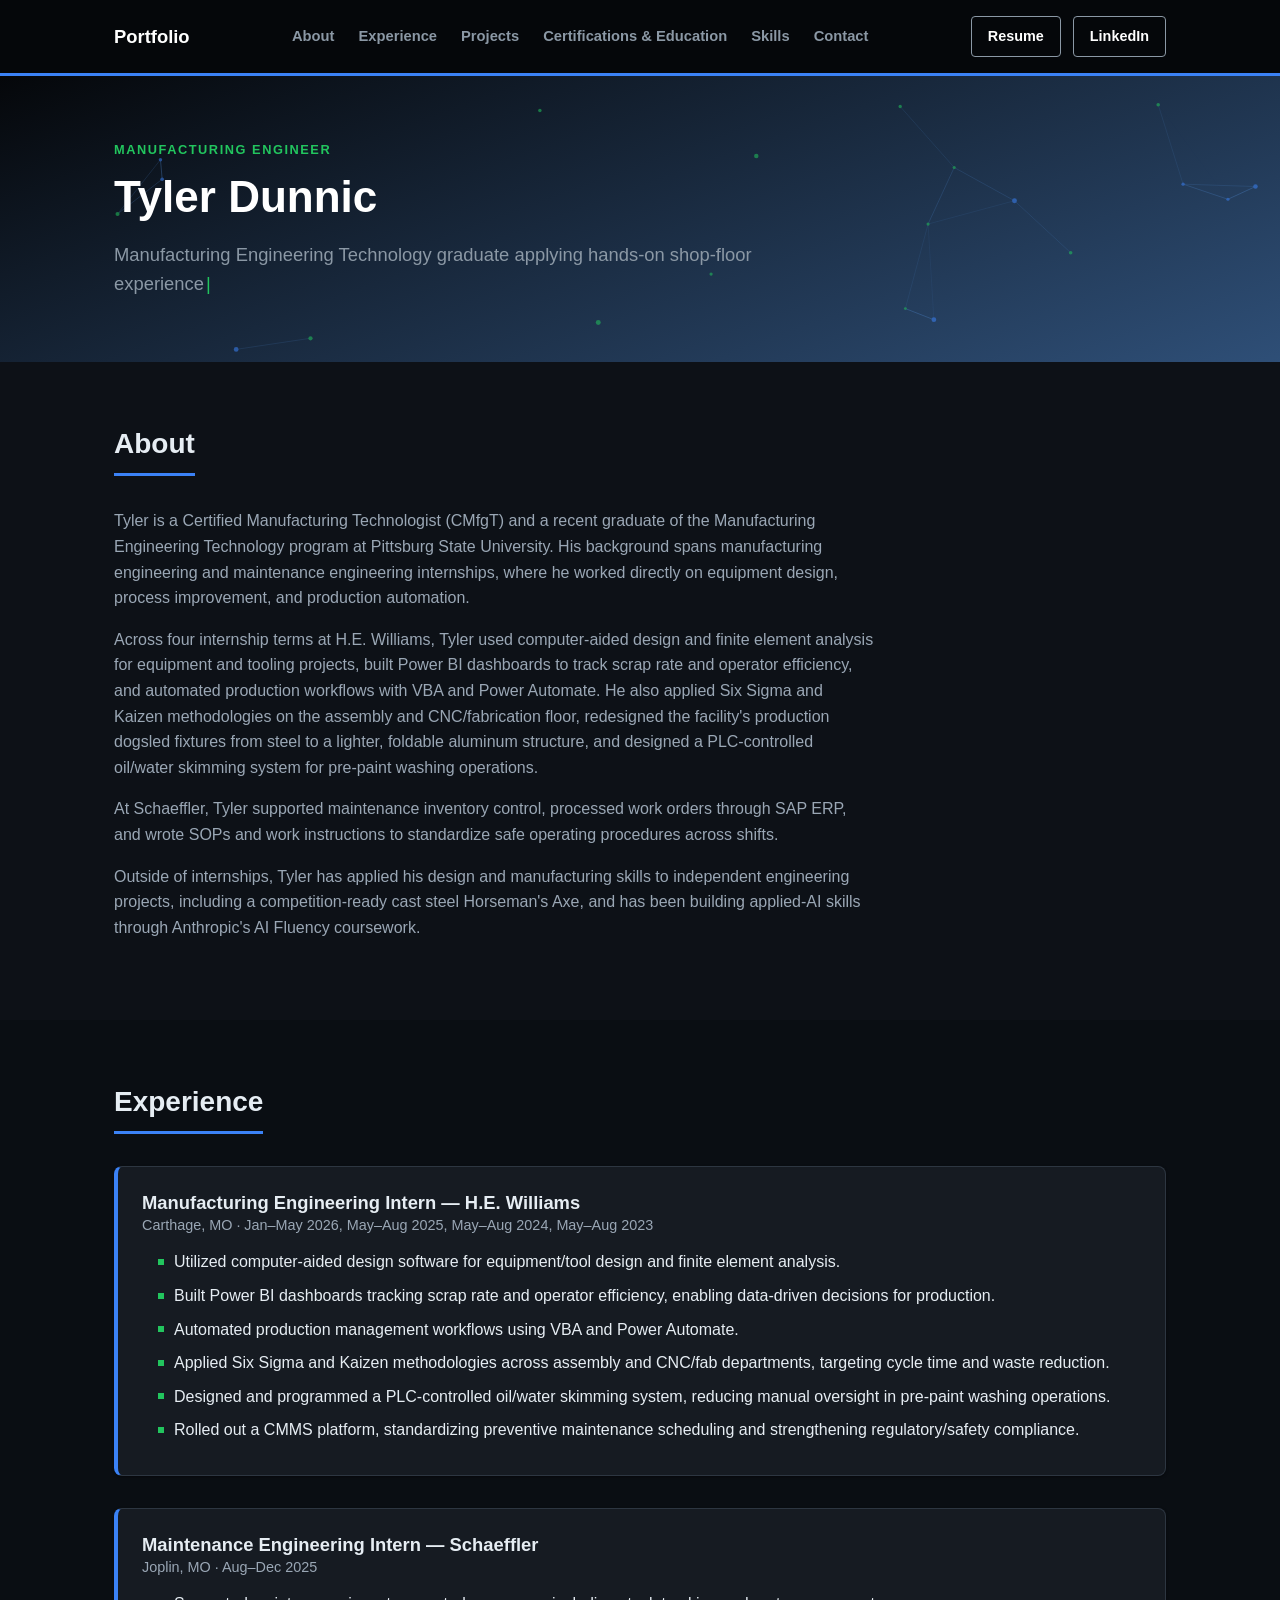
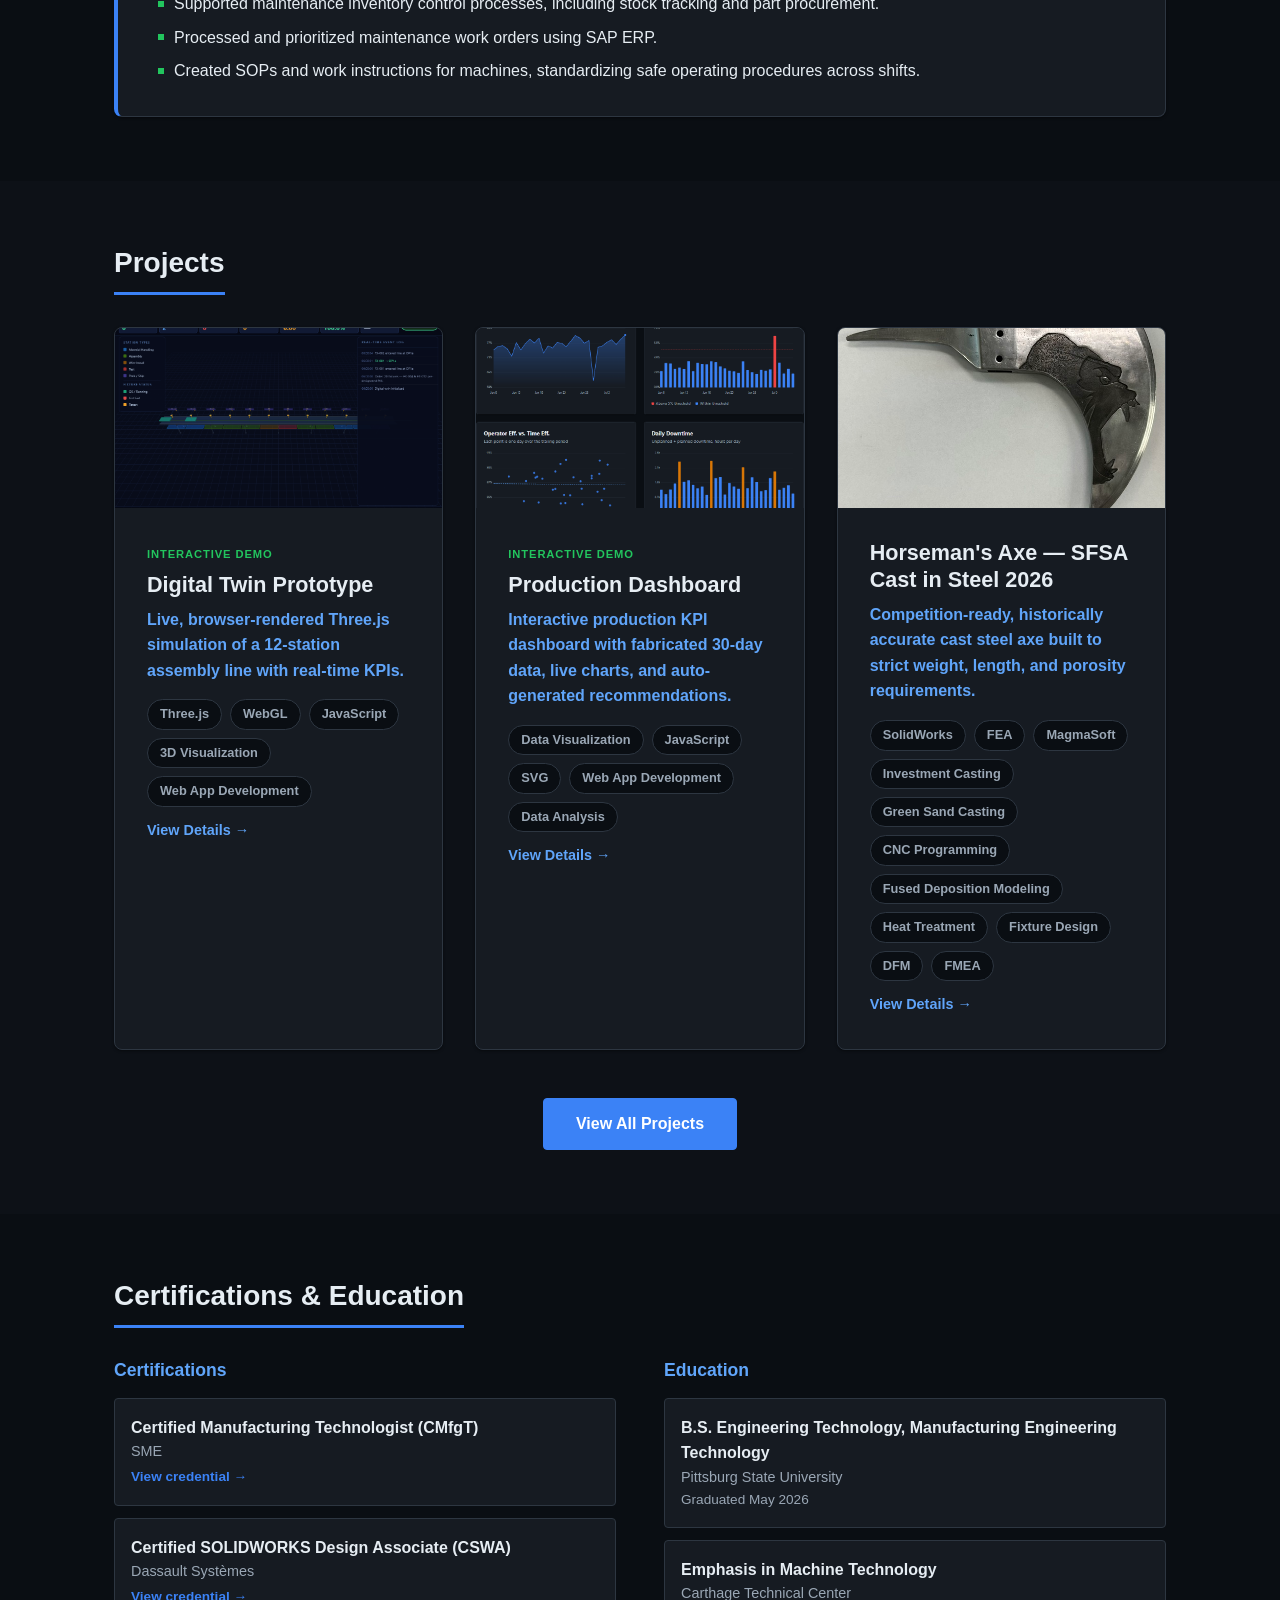
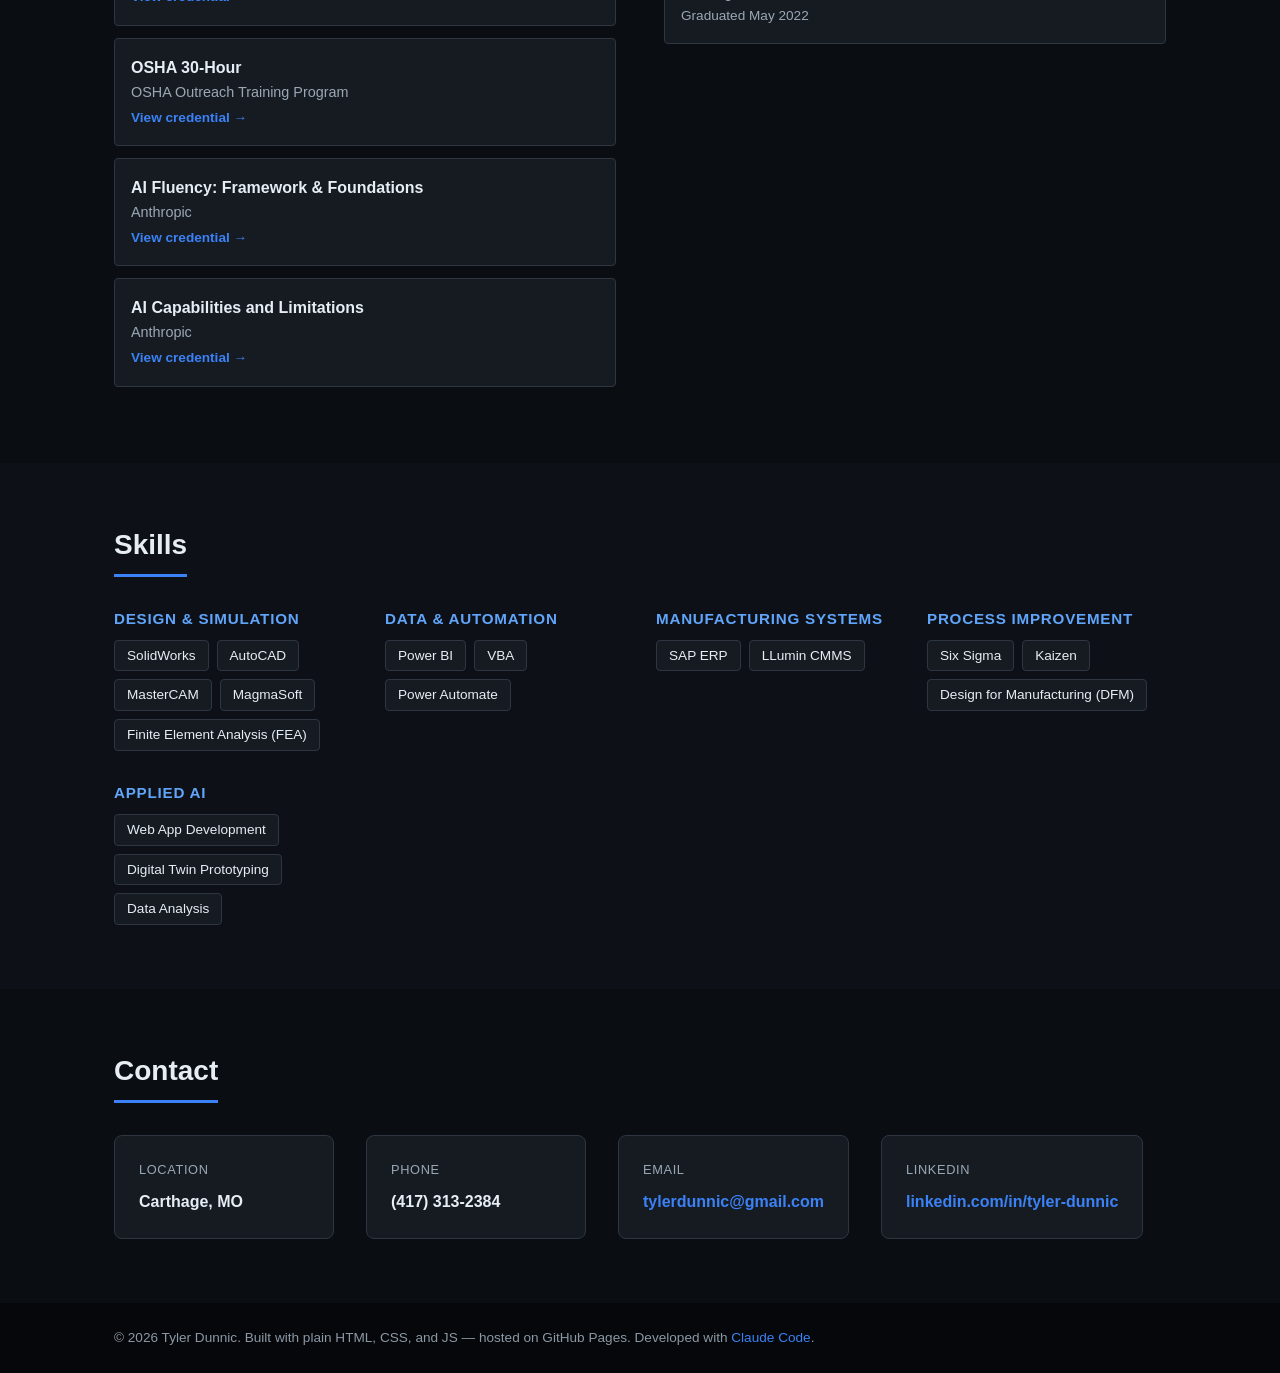
<file: index.html>
<!DOCTYPE html>
<html lang="en">
<head>
<meta charset="UTF-8">
<meta name="viewport" content="width=device-width, initial-scale=1.0">
<title>Tyler Dunnic — Manufacturing Engineering Technologist</title>
<meta name="description" content="Portfolio of Tyler Dunnic, a Manufacturing Engineering Technologist — experience, projects, certifications, and skills.">
<link rel="stylesheet" href="css/styles.css">
</head>
<body>

<header class="site-header">
  <div class="container header-inner">
    <a href="index.html#top" class="site-name">Portfolio</a>
    <nav class="site-nav" aria-label="Primary">
      <a href="index.html#about">About</a>
      <a href="index.html#experience">Experience</a>
      <a href="index.html#projects">Projects</a>
      <a href="index.html#certifications">Certifications &amp; Education</a>
      <a href="index.html#skills">Skills</a>
      <a href="index.html#contact">Contact</a>
    </nav>
    <div class="header-actions">
      <a id="resume-link" class="btn btn-outline" href="assets/resume/Tyler_Dunnic_Resume.pdf" target="_blank" rel="noopener">Resume</a>
      <a id="linkedin-link" class="btn btn-outline" href="#" target="_blank" rel="noopener">LinkedIn</a>
    </div>
  </div>
</header>

<main id="top">

  <section class="hero">
    <canvas id="hero-canvas" class="hero-canvas" aria-hidden="true"></canvas>
    <div class="container">
      <p id="hero-eyebrow" class="eyebrow"></p>
      <h1>Tyler Dunnic</h1>
      <p id="hero-tagline" class="lead"></p>
    </div>
  </section>

  <section id="about" class="section">
    <div class="container">
      <h2 class="section-title">About</h2>
      <div id="about-content" class="about-content"></div>
    </div>
  </section>

  <section id="experience" class="section section-alt">
    <div class="container">
      <h2 class="section-title">Experience</h2>
      <div id="experience-list" class="experience-list"></div>
    </div>
  </section>

  <section id="projects" class="section">
    <div class="container">
      <h2 class="section-title">Projects</h2>
      <div id="projects-preview-list" class="projects-preview-grid"></div>
      <div class="view-all-projects">
        <a href="projects.html" class="btn btn-primary btn-lg">View All Projects</a>
      </div>
    </div>
  </section>

  <section id="certifications" class="section section-alt">
    <div class="container">
      <h2 class="section-title">Certifications &amp; Education</h2>
      <div class="cert-edu-grid">
        <div>
          <h3 class="subsection-title">Certifications</h3>
          <ul id="certifications-list" class="certifications-list"></ul>
        </div>
        <div>
          <h3 class="subsection-title">Education</h3>
          <ul id="education-list" class="education-list"></ul>
        </div>
      </div>
    </div>
  </section>

  <section id="skills" class="section">
    <div class="container">
      <h2 class="section-title">Skills</h2>
      <div id="skills-groups" class="skills-groups"></div>
    </div>
  </section>

  <section id="contact" class="section section-alt">
    <div class="container">
      <h2 class="section-title">Contact</h2>
      <div id="contact-content" class="contact-content"></div>
    </div>
  </section>

</main>

<footer class="site-footer">
  <div class="container">
    <p>&copy; <span id="footer-year"></span> Tyler Dunnic. Built with plain HTML, CSS, and JS — hosted on GitHub Pages. Developed with <a href="https://claude.ai/code" target="_blank" rel="noopener">Claude Code</a>.</p>
  </div>
</footer>

<script src="js/hero-animation.js"></script>
<script src="js/main.js"></script>
</body>
</html>
</file>
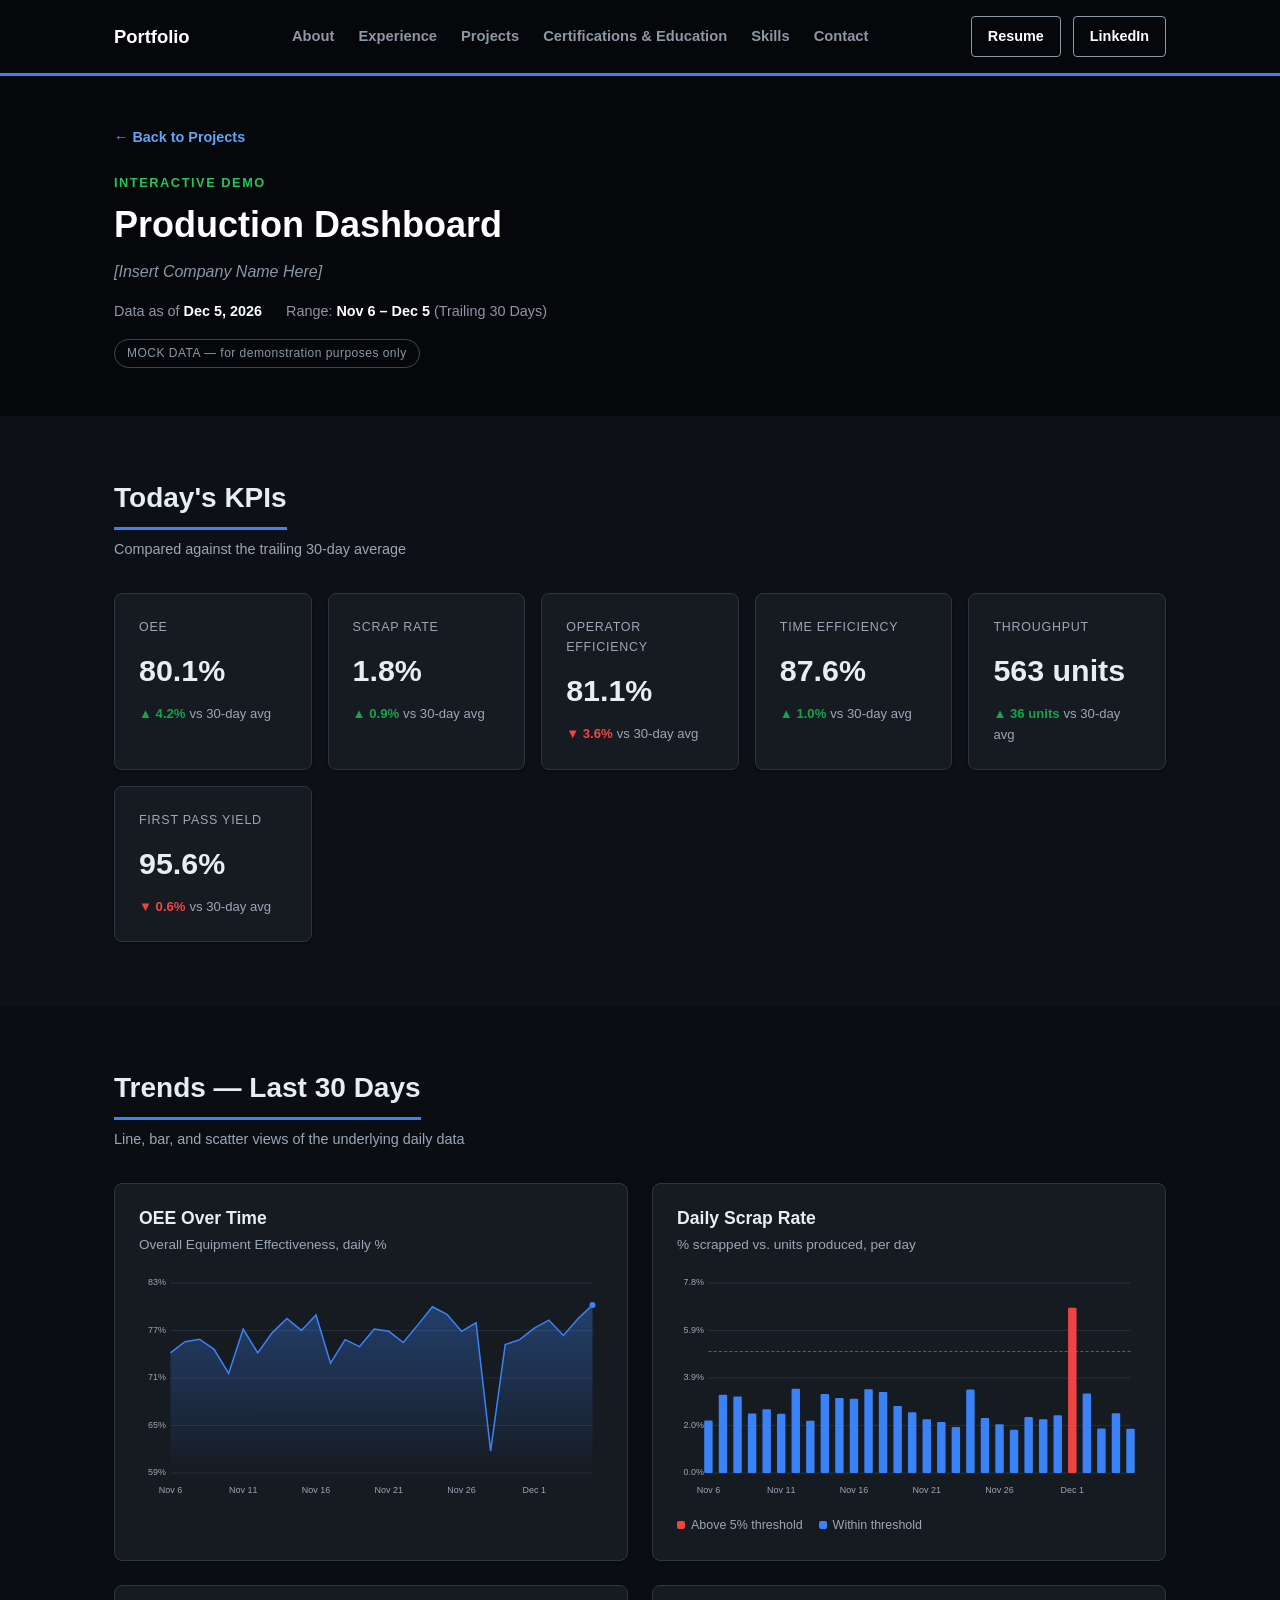
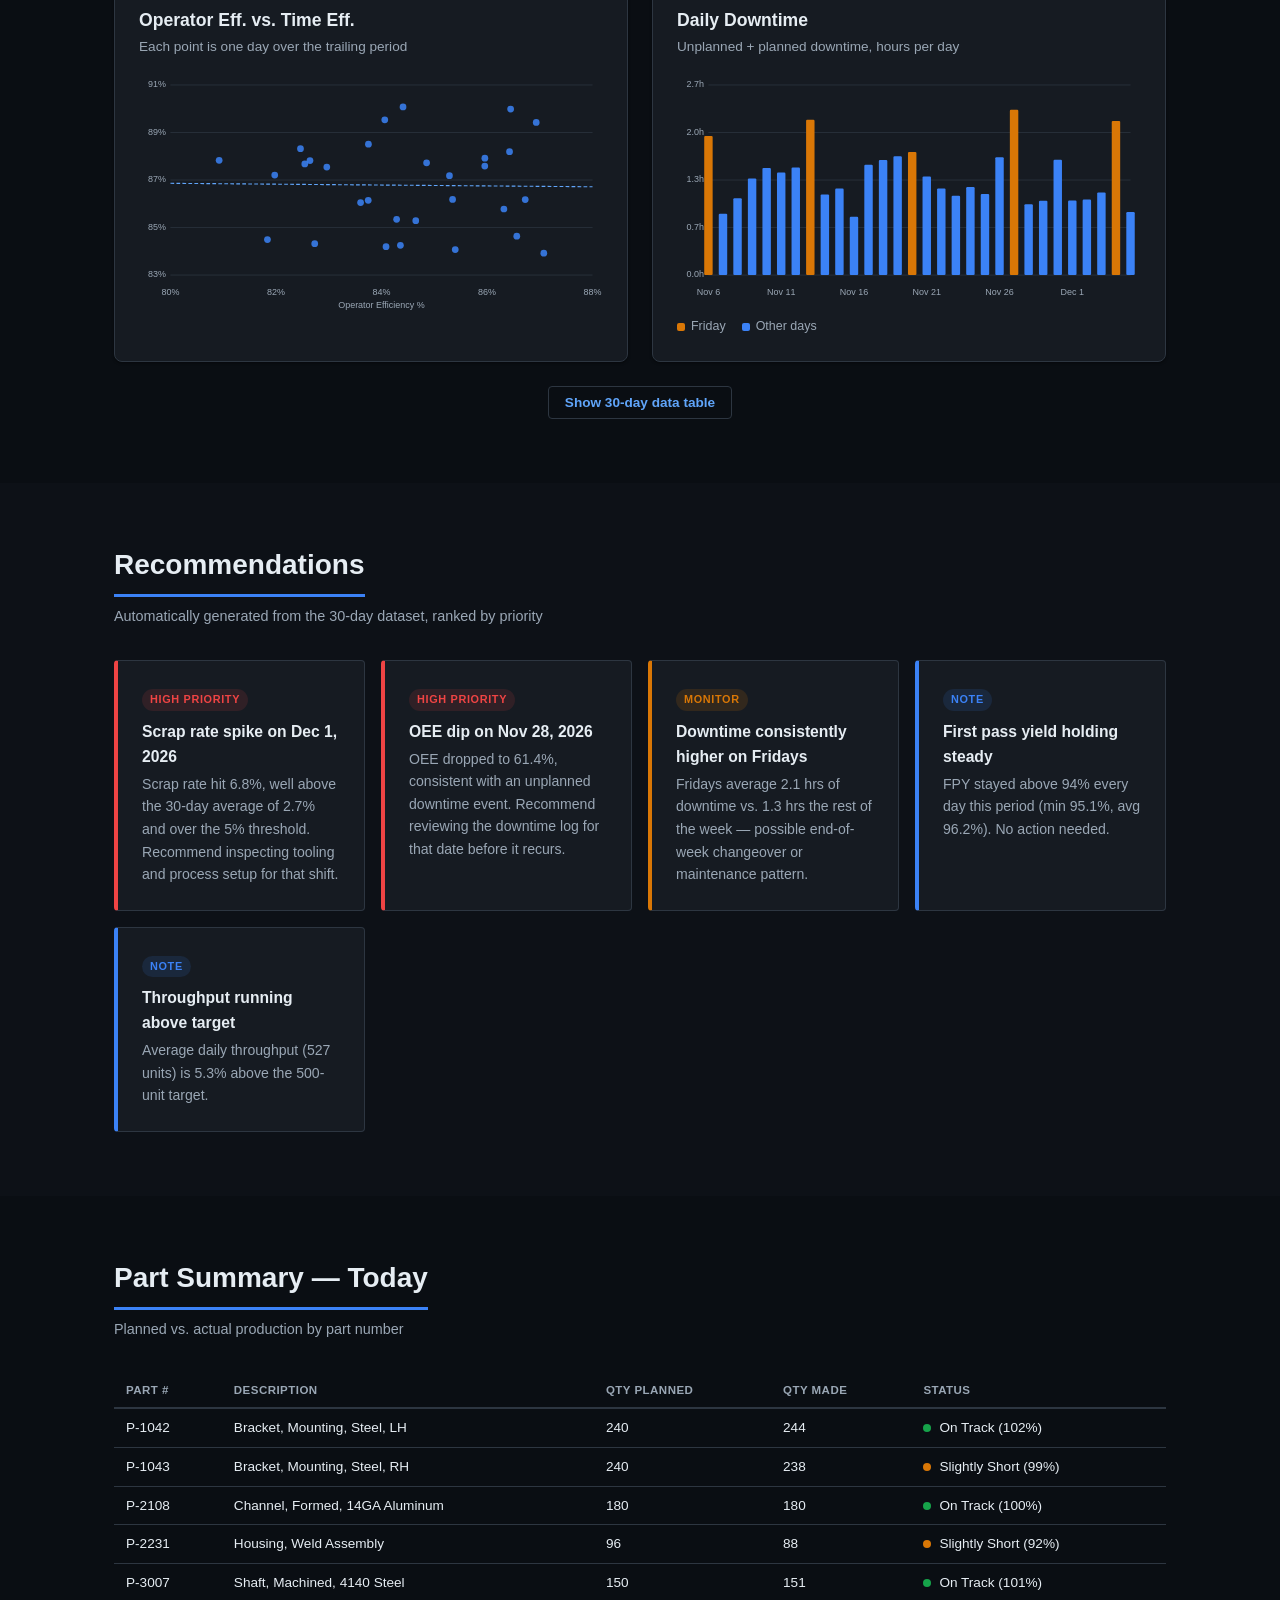
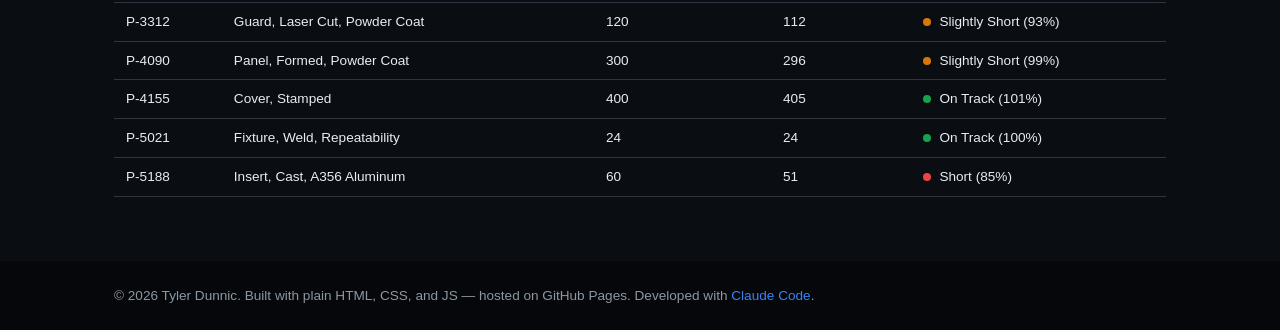
<file: mock-production-dashboard.html>
<!DOCTYPE html>
<html lang="en">
<head>
<meta charset="UTF-8">
<meta name="viewport" content="width=device-width, initial-scale=1.0">
<title>Production Dashboard — Tyler Dunnic</title>
<meta name="description" content="Interactive production KPI dashboard prototype by Tyler Dunnic, built with vanilla JavaScript and SVG.">
<link rel="stylesheet" href="css/styles.css">
<link rel="stylesheet" href="css/dashboard.css">
</head>
<body>

<header class="site-header">
  <div class="container header-inner">
    <a href="index.html#top" class="site-name">Portfolio</a>
    <nav class="site-nav" aria-label="Primary">
      <a href="index.html#about">About</a>
      <a href="index.html#experience">Experience</a>
      <a href="index.html#projects">Projects</a>
      <a href="index.html#certifications">Certifications &amp; Education</a>
      <a href="index.html#skills">Skills</a>
      <a href="index.html#contact">Contact</a>
    </nav>
    <div class="header-actions">
      <a id="resume-link" class="btn btn-outline" href="assets/resume/Tyler_Dunnic_Resume.pdf" target="_blank" rel="noopener">Resume</a>
      <a id="linkedin-link" class="btn btn-outline" href="#" target="_blank" rel="noopener">LinkedIn</a>
    </div>
  </div>
</header>

<main>

  <section class="page-header">
    <div class="container">
      <a href="projects.html#mock-production-dashboard" class="back-link">← Back to Projects</a>
      <p class="eyebrow">Interactive Demo</p>
      <h1>Production Dashboard</h1>
      <p class="company-placeholder">[Insert Company Name Here]</p>
      <div class="meta-row">
        <span>Data as of <strong id="asof-date"></strong></span>
        <span>Range: <strong id="range-dates"></strong> (Trailing 30 Days)</span>
      </div>
      <span class="mock-badge">MOCK DATA — for demonstration purposes only</span>
    </div>
  </section>

  <section class="section">
    <div class="container">
      <h2 class="section-title">Today's KPIs</h2>
      <p class="section-subtitle">Compared against the trailing 30-day average</p>
      <div class="kpi-grid" id="kpi-grid"></div>
    </div>
  </section>

  <section class="section section-alt">
    <div class="container">
      <h2 class="section-title">Trends — Last 30 Days</h2>
      <p class="section-subtitle">Line, bar, and scatter views of the underlying daily data</p>
      <div class="charts-grid">
        <div class="chart-card">
          <h3>OEE Over Time</h3>
          <p class="chart-caption">Overall Equipment Effectiveness, daily %</p>
          <div id="chart-oee" style="position:relative;"></div>
        </div>
        <div class="chart-card">
          <h3>Daily Scrap Rate</h3>
          <p class="chart-caption">% scrapped vs. units produced, per day</p>
          <div id="chart-scrap" style="position:relative;"></div>
          <div class="chart-legend">
            <span><span class="swatch" style="background:var(--status-high)"></span>Above 5% threshold</span>
            <span><span class="swatch" style="background:var(--color-accent)"></span>Within threshold</span>
          </div>
        </div>
        <div class="chart-card">
          <h3>Operator Eff. vs. Time Eff.</h3>
          <p class="chart-caption">Each point is one day over the trailing period</p>
          <div id="chart-scatter" style="position:relative;"></div>
        </div>
        <div class="chart-card">
          <h3>Daily Downtime</h3>
          <p class="chart-caption">Unplanned + planned downtime, hours per day</p>
          <div id="chart-downtime" style="position:relative;"></div>
          <div class="chart-legend">
            <span><span class="swatch" style="background:var(--status-monitor)"></span>Friday</span>
            <span><span class="swatch" style="background:var(--color-accent)"></span>Other days</span>
          </div>
        </div>
      </div>
      <div class="table-toggle-row">
        <button class="btn-link" id="table-toggle-btn">Show 30-day data table</button>
      </div>
      <div class="data-table-wrap" id="data-table-wrap">
        <table>
          <thead>
            <tr>
              <th>Date</th><th>OEE %</th><th>Scrap %</th><th>Operator Eff %</th>
              <th>Time Eff %</th><th>Throughput</th><th>Downtime (hr)</th><th>FPY %</th>
            </tr>
          </thead>
          <tbody id="data-table-body"></tbody>
        </table>
      </div>
    </div>
  </section>

  <section class="section">
    <div class="container">
      <h2 class="section-title">Recommendations</h2>
      <p class="section-subtitle">Automatically generated from the 30-day dataset, ranked by priority</p>
      <div class="pattern-list" id="pattern-list"></div>
    </div>
  </section>

  <section class="section section-alt">
    <div class="container">
      <h2 class="section-title">Part Summary — Today</h2>
      <p class="section-subtitle">Planned vs. actual production by part number</p>
      <div style="overflow-x:auto;">
        <table>
          <thead>
            <tr><th>Part #</th><th>Description</th><th>Qty Planned</th><th>Qty Made</th><th>Status</th></tr>
          </thead>
          <tbody id="part-table-body"></tbody>
        </table>
      </div>
    </div>
  </section>

</main>

<footer class="site-footer">
  <div class="container">
    <p>&copy; <span id="footer-year"></span> Tyler Dunnic. Built with plain HTML, CSS, and JS — hosted on GitHub Pages. Developed with <a href="https://claude.ai/code" target="_blank" rel="noopener">Claude Code</a>.</p>
  </div>
</footer>

<script src="js/main.js"></script>
<script src="js/dashboard.js"></script>
</body>
</html>
</file>
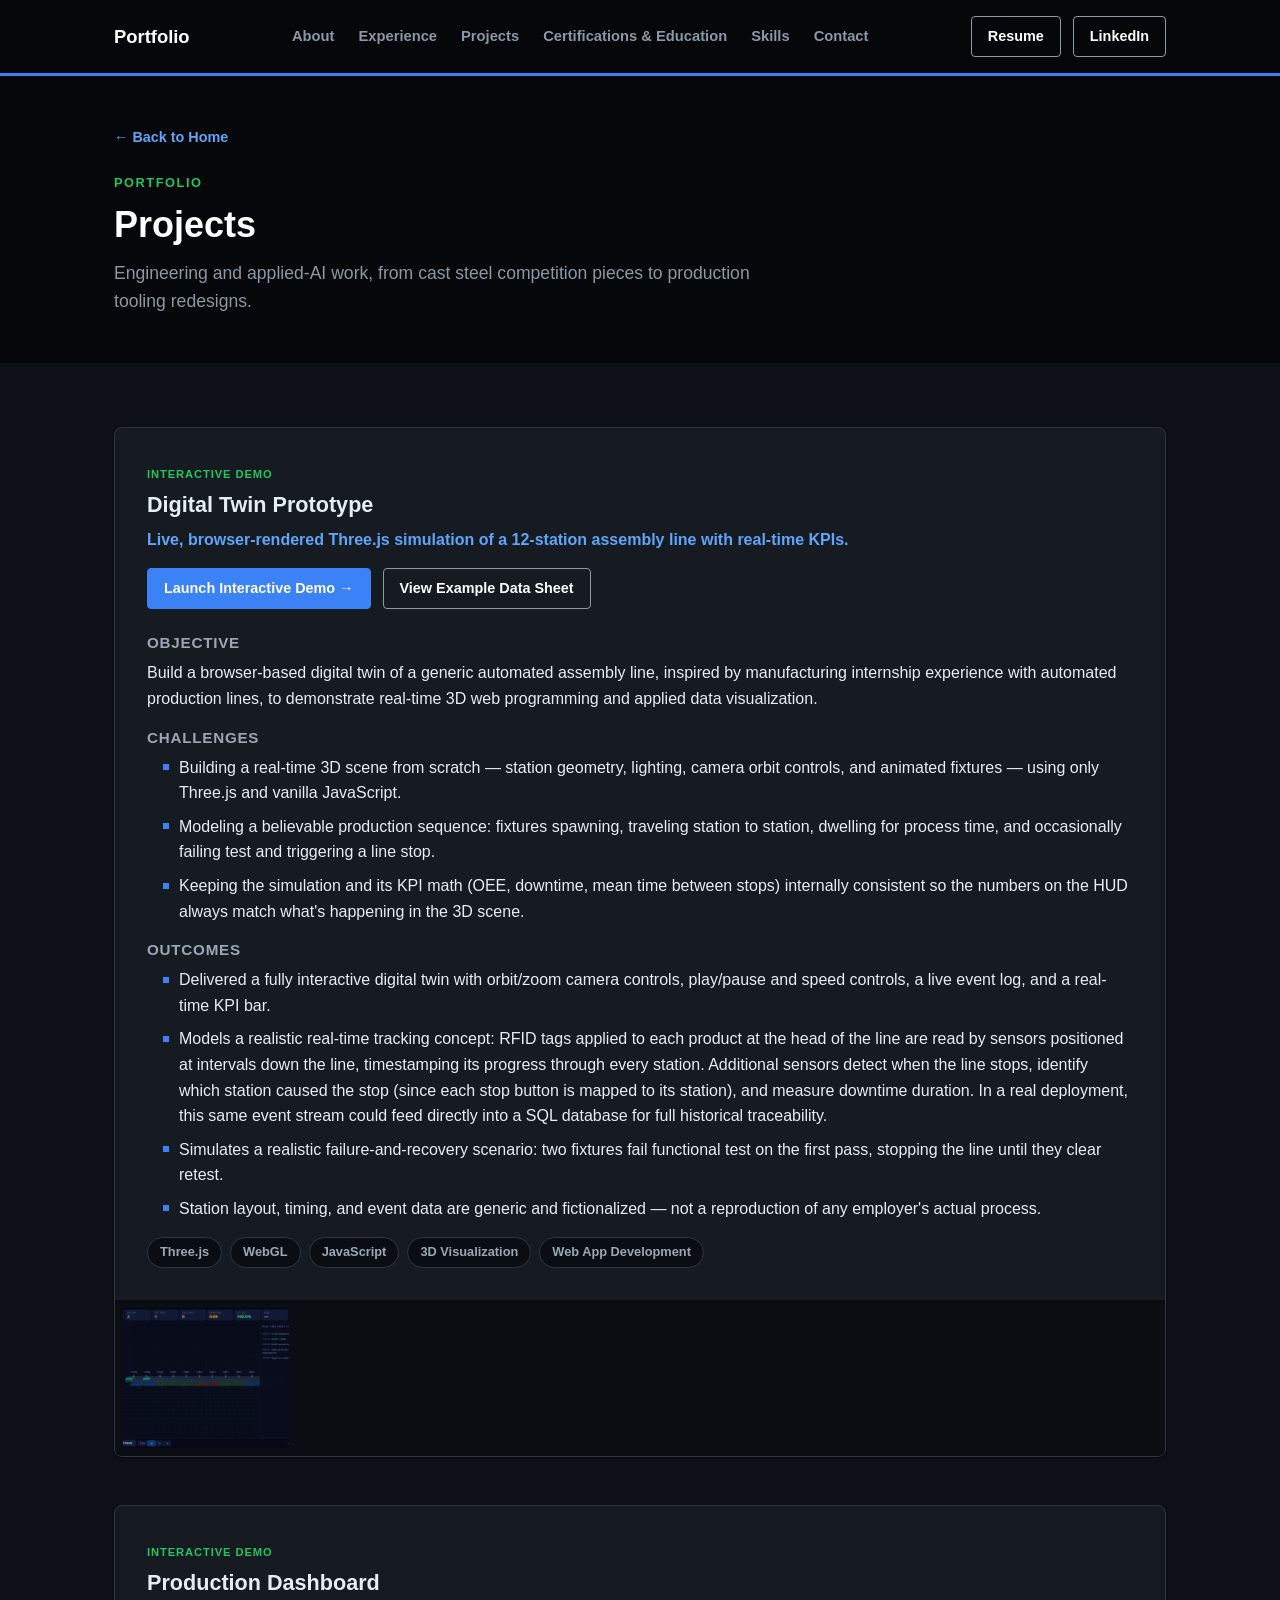
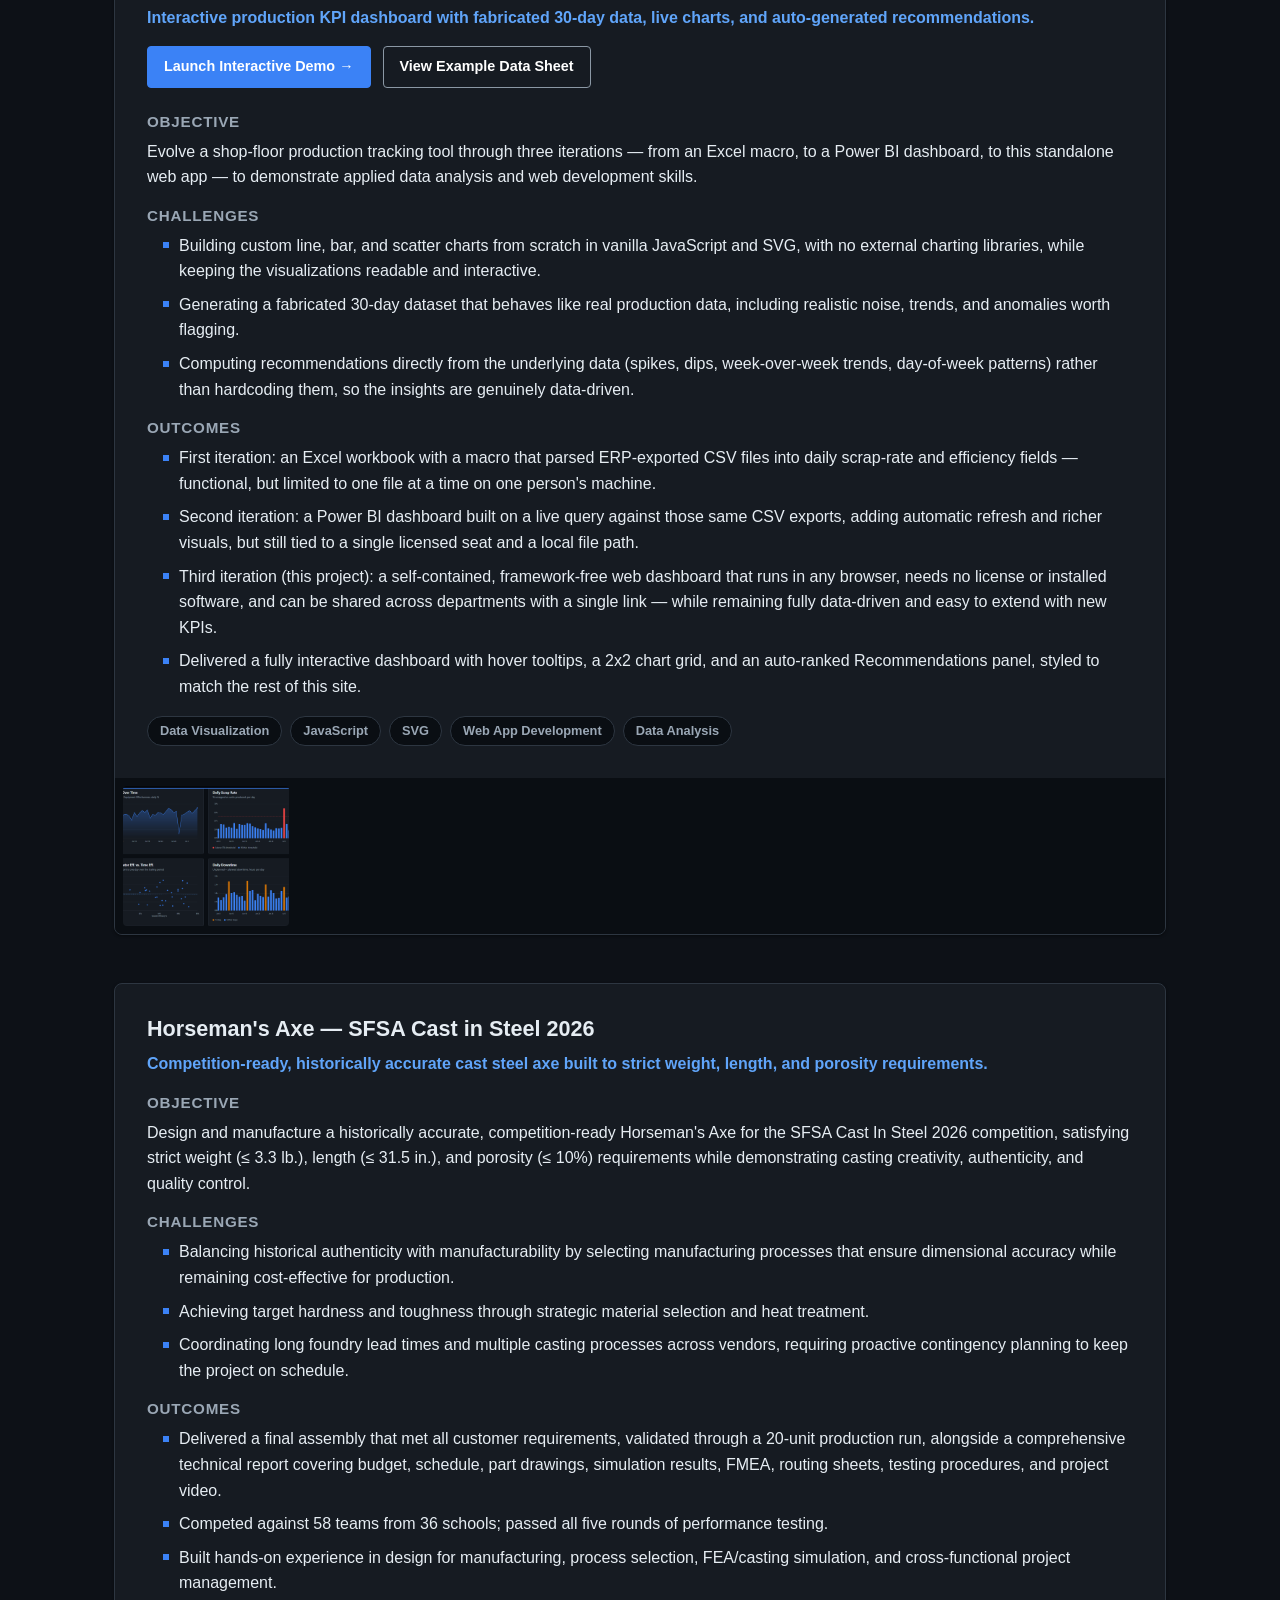
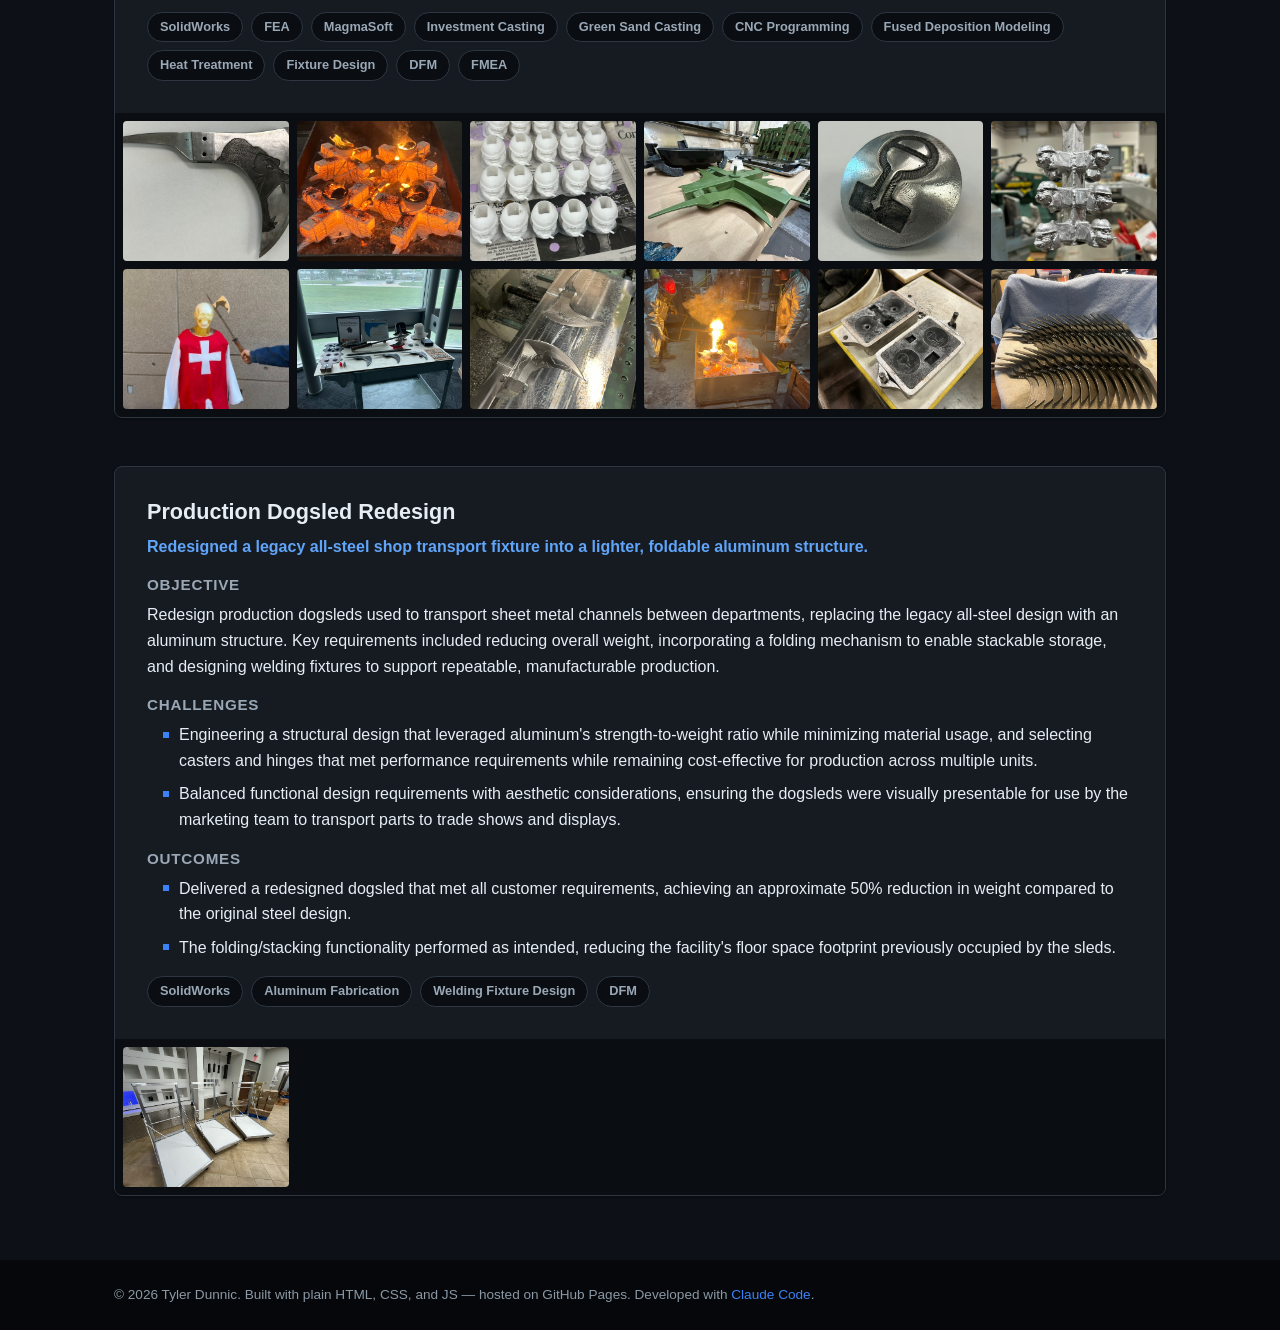
<file: projects.html>
<!DOCTYPE html>
<html lang="en">
<head>
<meta charset="UTF-8">
<meta name="viewport" content="width=device-width, initial-scale=1.0">
<title>Projects — Tyler Dunnic</title>
<meta name="description" content="Engineering and applied-AI projects by Tyler Dunnic, a Manufacturing Engineering Technologist.">
<link rel="stylesheet" href="css/styles.css">
</head>
<body>

<header class="site-header">
  <div class="container header-inner">
    <a href="index.html#top" class="site-name">Portfolio</a>
    <nav class="site-nav" aria-label="Primary">
      <a href="index.html#about">About</a>
      <a href="index.html#experience">Experience</a>
      <a href="index.html#projects">Projects</a>
      <a href="index.html#certifications">Certifications &amp; Education</a>
      <a href="index.html#skills">Skills</a>
      <a href="index.html#contact">Contact</a>
    </nav>
    <div class="header-actions">
      <a id="resume-link" class="btn btn-outline" href="assets/resume/Tyler_Dunnic_Resume.pdf" target="_blank" rel="noopener">Resume</a>
      <a id="linkedin-link" class="btn btn-outline" href="#" target="_blank" rel="noopener">LinkedIn</a>
    </div>
  </div>
</header>

<main>

  <section class="page-header">
    <div class="container">
      <a href="index.html#projects" class="back-link">← Back to Home</a>
      <p class="eyebrow">Portfolio</p>
      <h1>Projects</h1>
      <p class="lead">Engineering and applied-AI work, from cast steel competition pieces to production tooling redesigns.</p>
    </div>
  </section>

  <section id="projects" class="section">
    <div class="container">
      <div id="projects-list" class="projects-list"></div>
    </div>
  </section>

</main>

<footer class="site-footer">
  <div class="container">
    <p>&copy; <span id="footer-year"></span> Tyler Dunnic. Built with plain HTML, CSS, and JS — hosted on GitHub Pages. Developed with <a href="https://claude.ai/code" target="_blank" rel="noopener">Claude Code</a>.</p>
  </div>
</footer>

<script src="js/main.js"></script>
</body>
</html>
</file>
<file: css/styles.css>
/* ============================================================
   Design tokens — edit these to re-theme the entire site
   ============================================================ */
:root {
  /* Colors — dark theme */
  --color-bg: #0d1117;
  --color-surface: #161b22;
  --color-surface-alt: #0a0e13;
  --color-border: #2d3641;
  --color-text: #e6edf3;
  --color-text-muted: #9aa7b5;

  --color-header-bg: #05070a;
  --color-header-text: #ffffff;
  --color-header-text-muted: #8b98a5;

  --color-accent: #3b82f6;       /* blue — primary accent */
  --color-accent-light: #60a5fa; /* lighter blue — text/gradient use on dark surfaces */
  --color-accent-2: #22c55e;     /* green — secondary accent */

  /* Status colors — reserved for state indicators, not decorative use */
  --status-high: #ef4444;
  --status-high-bg: rgba(239, 68, 68, 0.12);
  --status-monitor: #d97706;
  --status-monitor-bg: rgba(217, 119, 6, 0.14);
  --status-note: #3b82f6;
  --status-note-bg: rgba(59, 130, 246, 0.12);
  --status-good: #16a34a;

  /* Typography */
  --font-sans: -apple-system, BlinkMacSystemFont, "Segoe UI", Roboto, Helvetica, Arial, sans-serif;
  --font-mono: "Consolas", "SFMono-Regular", Menlo, monospace;

  /* Spacing scale */
  --space-1: 4px;
  --space-2: 8px;
  --space-3: 12px;
  --space-4: 16px;
  --space-5: 24px;
  --space-6: 32px;
  --space-7: 48px;
  --space-8: 64px;

  /* Layout */
  --max-width: 1100px;
  --radius-sm: 4px;
  --radius-md: 8px;
  --radius-lg: 12px;
  --shadow-sm: 0 1px 3px rgba(0, 0, 0, 0.45);
  --shadow-md: 0 6px 20px rgba(0, 0, 0, 0.55);
}

/* ============================================================
   Base
   ============================================================ */
* { margin: 0; padding: 0; box-sizing: border-box; }

html { scroll-behavior: smooth; }

body {
  font-family: var(--font-sans);
  background: var(--color-bg);
  color: var(--color-text);
  line-height: 1.6;
  font-size: 16px;
}

.container {
  max-width: var(--max-width);
  margin: 0 auto;
  padding: 0 var(--space-5);
}

h1, h2, h3, h4 {
  line-height: 1.25;
  font-weight: 700;
}

a { color: var(--color-accent); text-decoration: none; }
a:hover { text-decoration: underline; }

ul { list-style: none; }

/* ============================================================
   Header / Nav
   ============================================================ */
.site-header {
  background: var(--color-header-bg);
  color: var(--color-header-text);
  position: sticky;
  top: 0;
  z-index: 100;
  border-bottom: 3px solid var(--color-accent);
}

.header-inner {
  display: flex;
  align-items: center;
  justify-content: space-between;
  gap: var(--space-5);
  padding-top: var(--space-4);
  padding-bottom: var(--space-4);
  flex-wrap: wrap;
}

.site-name {
  font-family: var(--font-sans);
  color: var(--color-header-text);
  font-weight: 700;
  font-size: 1.15rem;
}
.site-name:hover { text-decoration: none; color: var(--color-header-text); }

.site-nav {
  display: flex;
  gap: var(--space-5);
  flex-wrap: wrap;
}

.site-nav a {
  position: relative;
  color: var(--color-header-text-muted);
  font-size: 0.92rem;
  font-weight: 600;
}
.site-nav a::after {
  content: "";
  position: absolute;
  left: 0;
  right: 0;
  bottom: -4px;
  height: 2px;
  background: var(--color-accent-2);
  transform: scaleX(0);
  transform-origin: left;
  transition: transform 0.25s ease;
}
.site-nav a:hover { color: var(--color-header-text); text-decoration: none; }
.site-nav a:hover::after { transform: scaleX(1); }

.header-actions { display: flex; gap: var(--space-3); }

.btn {
  display: inline-block;
  padding: var(--space-2) var(--space-4);
  border-radius: var(--radius-sm);
  font-weight: 600;
  font-size: 0.9rem;
  border: 1px solid transparent;
  cursor: pointer;
}

.btn-outline {
  border-color: var(--color-header-text-muted);
  color: var(--color-header-text);
}
.btn-outline:hover {
  border-color: var(--color-header-text);
  background: rgba(244, 245, 247, 0.08);
  text-decoration: none;
}

.btn-primary {
  background: var(--color-accent);
  border-color: var(--color-accent);
  color: #ffffff;
}
.btn-primary:hover {
  background: var(--color-accent-light);
  border-color: var(--color-accent-light);
  text-decoration: none;
}

.btn-lg {
  padding: var(--space-3) var(--space-6);
  font-size: 1rem;
}

/* ============================================================
   Hero
   ============================================================ */
.hero {
  position: relative;
  overflow: hidden;
  background: linear-gradient(160deg, var(--color-header-bg) 0%, var(--color-accent-light) 220%);
  color: var(--color-header-text);
  padding: var(--space-8) 0;
}

.hero-canvas {
  position: absolute;
  inset: 0;
  width: 100%;
  height: 100%;
  opacity: 0.55;
  pointer-events: none;
}

.hero .container {
  position: relative;
  z-index: 1;
}

.eyebrow {
  text-transform: uppercase;
  letter-spacing: 0.12em;
  font-size: 0.8rem;
  font-weight: 700;
  color: var(--color-accent-2);
  margin-bottom: var(--space-2);
  min-height: 1.2em;
}

.hero h1 {
  font-size: 2.75rem;
  margin-bottom: var(--space-4);
}

.hero .lead {
  font-size: 1.15rem;
  color: var(--color-header-text-muted);
  max-width: 640px;
  min-height: 1.8em;
}

.hero .lead.typing::after {
  content: "|";
  margin-left: 2px;
  color: var(--color-accent-2);
  animation: blink 0.8s step-start infinite;
}

@keyframes blink {
  50% { opacity: 0; }
}

@media (prefers-reduced-motion: reduce) {
  .hero .lead.typing::after { animation: none; }
}

/* ============================================================
   Page header (secondary pages, e.g. projects.html)
   ============================================================ */
.page-header {
  background: var(--color-header-bg);
  color: var(--color-header-text);
  padding: var(--space-7) 0;
}

.page-header h1 {
  font-size: 2.25rem;
  margin-bottom: var(--space-3);
}

.page-header .lead {
  font-size: 1.1rem;
  color: var(--color-header-text-muted);
  max-width: 640px;
}

.back-link {
  display: inline-block;
  color: var(--color-accent-light);
  font-size: 0.9rem;
  font-weight: 600;
  margin-bottom: var(--space-5);
}

/* ============================================================
   Sections
   ============================================================ */
.section {
  padding: var(--space-8) 0;
}

.section-alt {
  background: var(--color-surface-alt);
}

.section-title {
  font-size: 1.75rem;
  margin-bottom: var(--space-6);
  padding-bottom: var(--space-3);
  border-bottom: 3px solid var(--color-accent);
  display: inline-block;
}

.section-subtitle {
  color: var(--color-text-muted);
  font-size: 0.9rem;
  margin-top: calc(-1 * var(--space-5));
  margin-bottom: var(--space-6);
}

.subsection-title {
  font-size: 1.1rem;
  margin-bottom: var(--space-4);
  color: var(--color-accent-light);
}

/* About */
.about-content p {
  color: var(--color-text-muted);
  margin-bottom: var(--space-4);
  max-width: 760px;
}

/* Experience */
.experience-list {
  display: flex;
  flex-direction: column;
  gap: var(--space-6);
}

.experience-item {
  background: var(--color-surface);
  border: 1px solid var(--color-border);
  border-left: 4px solid var(--color-accent);
  border-radius: var(--radius-md);
  padding: var(--space-5);
  box-shadow: var(--shadow-sm);
  transition: transform 0.2s ease, box-shadow 0.2s ease, border-color 0.2s ease;
}
.experience-item:hover {
  transform: translateY(-3px);
  box-shadow: var(--shadow-md);
  border-color: var(--color-accent);
}

.experience-item h3 {
  font-size: 1.15rem;
}

.experience-item .exp-meta {
  color: var(--color-text-muted);
  font-size: 0.9rem;
  margin-bottom: var(--space-3);
}

.experience-item ul {
  margin-top: var(--space-2);
  padding-left: var(--space-4);
}
.experience-item li {
  position: relative;
  padding-left: var(--space-4);
  margin-bottom: var(--space-2);
  color: var(--color-text);
}
.experience-item li::before {
  content: "";
  position: absolute;
  left: 0;
  top: 0.6em;
  width: 6px;
  height: 6px;
  background: var(--color-accent-2);
}

/* Projects */
.projects-list {
  display: flex;
  flex-direction: column;
  gap: var(--space-7);
}

.project-card {
  background: var(--color-surface);
  border: 1px solid var(--color-border);
  border-radius: var(--radius-md);
  overflow: hidden;
  box-shadow: var(--shadow-sm);
  transition: transform 0.2s ease, box-shadow 0.2s ease, border-color 0.2s ease;
}
.project-card:hover {
  transform: translateY(-3px);
  box-shadow: var(--shadow-md);
  border-color: var(--color-accent);
}

.project-card-body { padding: var(--space-6); }

.project-card h3 {
  font-size: 1.35rem;
  margin-bottom: var(--space-2);
}

.project-tagline {
  color: var(--color-accent-light);
  font-weight: 600;
  margin-bottom: var(--space-4);
}

.demo-badge {
  display: inline-block;
  text-transform: uppercase;
  letter-spacing: 0.08em;
  font-size: 0.7rem;
  font-weight: 700;
  color: var(--color-accent-2);
  margin-bottom: var(--space-2);
}

.project-cta-row {
  display: flex;
  flex-wrap: wrap;
  gap: var(--space-3);
  margin: var(--space-2) 0 var(--space-5);
}

.project-card h4 {
  font-size: 0.95rem;
  text-transform: uppercase;
  letter-spacing: 0.05em;
  color: var(--color-text-muted);
  margin-top: var(--space-4);
  margin-bottom: var(--space-2);
}

.project-card ul {
  padding-left: var(--space-4);
}
.project-card li {
  position: relative;
  padding-left: var(--space-4);
  margin-bottom: var(--space-2);
}
.project-card li::before {
  content: "";
  position: absolute;
  left: 0;
  top: 0.6em;
  width: 6px;
  height: 6px;
  background: var(--color-accent);
}

.tag-row {
  display: flex;
  flex-wrap: wrap;
  gap: var(--space-2);
  margin-top: var(--space-4);
}

.tag {
  background: var(--color-surface-alt);
  border: 1px solid var(--color-border);
  color: var(--color-text-muted);
  font-size: 0.8rem;
  font-weight: 600;
  padding: var(--space-1) var(--space-3);
  border-radius: 999px;
}

.project-gallery {
  display: grid;
  grid-template-columns: repeat(6, 1fr);
  gap: var(--space-2);
  padding: var(--space-2);
  background: var(--color-surface-alt);
}

.project-gallery img {
  width: 100%;
  height: 140px;
  object-fit: cover;
  border-radius: var(--radius-sm);
  display: block;
}

/* Projects preview (homepage) */
.projects-preview-grid {
  display: grid;
  grid-template-columns: repeat(auto-fit, minmax(280px, 1fr));
  gap: var(--space-6);
}

.project-card--preview {
  display: block;
  color: var(--color-text);
}
.project-card--preview:hover { text-decoration: none; }

.project-card--preview h3 { color: var(--color-text); }

.project-preview-thumb {
  width: 100%;
  height: 180px;
  object-fit: cover;
  display: block;
}

.view-details-link {
  display: inline-block;
  margin-top: var(--space-3);
  color: var(--color-accent-light);
  font-weight: 600;
  font-size: 0.9rem;
}

.view-all-projects {
  text-align: center;
  margin-top: var(--space-7);
}

/* Certifications & Education */
.cert-edu-grid {
  display: grid;
  grid-template-columns: 1fr 1fr;
  gap: var(--space-7);
}

.certifications-list li,
.education-list li {
  background: var(--color-surface);
  border: 1px solid var(--color-border);
  border-radius: var(--radius-sm);
  padding: var(--space-4);
  margin-bottom: var(--space-3);
  transition: transform 0.2s ease, box-shadow 0.2s ease, border-color 0.2s ease;
}
.certifications-list li:hover,
.education-list li:hover {
  transform: translateY(-2px);
  box-shadow: var(--shadow-md);
  border-color: var(--color-accent);
}

.cert-name { font-weight: 700; }
.cert-issuer { color: var(--color-text-muted); font-size: 0.9rem; }
.cert-link { font-size: 0.85rem; font-weight: 600; }

.edu-degree { font-weight: 700; }
.edu-school { color: var(--color-text-muted); font-size: 0.9rem; }
.edu-dates { color: var(--color-text-muted); font-size: 0.85rem; }

/* Skills */
.skills-groups {
  display: grid;
  grid-template-columns: repeat(auto-fit, minmax(220px, 1fr));
  gap: var(--space-6);
}

.skill-group h4 {
  font-size: 0.95rem;
  text-transform: uppercase;
  letter-spacing: 0.05em;
  color: var(--color-accent-light);
  margin-bottom: var(--space-3);
}

.skill-tags {
  display: flex;
  flex-wrap: wrap;
  gap: var(--space-2);
}

.skill-tag {
  background: var(--color-surface);
  border: 1px solid var(--color-border);
  padding: var(--space-1) var(--space-3);
  border-radius: var(--radius-sm);
  font-size: 0.85rem;
  transition: background 0.2s ease, color 0.2s ease, border-color 0.2s ease;
}
.skill-tag:hover {
  background: var(--color-accent);
  border-color: var(--color-accent);
  color: #ffffff;
}

/* Contact */
.contact-content {
  display: flex;
  flex-wrap: wrap;
  gap: var(--space-6);
}

.contact-item {
  background: var(--color-surface);
  border: 1px solid var(--color-border);
  border-radius: var(--radius-md);
  padding: var(--space-5);
  min-width: 220px;
  transition: transform 0.2s ease, box-shadow 0.2s ease, border-color 0.2s ease;
}
.contact-item:hover {
  transform: translateY(-3px);
  box-shadow: var(--shadow-md);
  border-color: var(--color-accent);
}

.contact-item .contact-label {
  font-size: 0.8rem;
  text-transform: uppercase;
  letter-spacing: 0.05em;
  color: var(--color-text-muted);
  margin-bottom: var(--space-2);
}

.contact-item .contact-value {
  font-weight: 700;
}

/* ============================================================
   Footer
   ============================================================ */
.site-footer {
  background: var(--color-header-bg);
  color: var(--color-header-text-muted);
  padding: var(--space-5) 0;
  font-size: 0.85rem;
}

/* ============================================================
   Responsive
   ============================================================ */
@media (max-width: 900px) {
  .project-gallery { grid-template-columns: repeat(3, 1fr); }
}

@media (max-width: 720px) {
  .header-inner { flex-direction: column; align-items: flex-start; }
  .hero h1 { font-size: 2rem; }
  .cert-edu-grid { grid-template-columns: 1fr; }
}

@media (max-width: 480px) {
  .project-gallery { grid-template-columns: repeat(2, 1fr); }
}
</file>
<file: css/dashboard.css>
/* ============================================================
   Mock Production Dashboard — page-specific styles
   Relies on tokens and base component classes from styles.css
   ============================================================ */

.page-header .company-placeholder {
  font-style: italic;
  color: var(--color-header-text-muted);
  font-size: 1rem;
  margin-bottom: var(--space-4);
}

.page-header .meta-row {
  display: flex;
  flex-wrap: wrap;
  gap: var(--space-5);
  font-size: 0.9rem;
  color: var(--color-header-text-muted);
}
.page-header .meta-row strong { color: var(--color-header-text); font-weight: 600; }

.mock-badge {
  display: inline-block;
  margin-top: var(--space-4);
  padding: var(--space-1) var(--space-3);
  border: 1px solid rgba(255, 255, 255, 0.25);
  border-radius: 999px;
  font-size: 0.75rem;
  letter-spacing: 0.04em;
  color: var(--color-header-text-muted);
}

/* KPI tiles */
.kpi-grid {
  display: grid;
  grid-template-columns: repeat(auto-fit, minmax(170px, 1fr));
  gap: var(--space-4);
}
.kpi-tile {
  background: var(--color-surface);
  border: 1px solid var(--color-border);
  border-radius: var(--radius-md);
  padding: var(--space-5);
  box-shadow: var(--shadow-sm);
  transition: transform 0.2s ease, box-shadow 0.2s ease, border-color 0.2s ease;
}
.kpi-tile:hover {
  transform: translateY(-3px);
  box-shadow: var(--shadow-md);
  border-color: var(--color-accent);
}
.kpi-label {
  font-size: 0.78rem;
  text-transform: uppercase;
  letter-spacing: 0.06em;
  color: var(--color-text-muted);
  margin-bottom: var(--space-2);
}
.kpi-value {
  font-size: 1.9rem;
  font-weight: 700;
  font-variant-numeric: tabular-nums;
  margin-bottom: var(--space-2);
}
.kpi-trend {
  font-size: 0.82rem;
  font-weight: 600;
  font-variant-numeric: tabular-nums;
}
.kpi-trend.up { color: var(--status-good); }
.kpi-trend.down { color: var(--status-high); }
.kpi-trend .vs { color: var(--color-text-muted); font-weight: 400; margin-left: var(--space-1); }

/* Charts */
.charts-grid {
  display: grid;
  grid-template-columns: repeat(2, 1fr);
  gap: var(--space-5);
}
@media (max-width: 760px) {
  .charts-grid { grid-template-columns: 1fr; }
}

.chart-card {
  background: var(--color-surface);
  border: 1px solid var(--color-border);
  border-radius: var(--radius-md);
  padding: var(--space-5);
  box-shadow: var(--shadow-sm);
  position: relative;
}
.chart-card h3 { font-size: 1.1rem; margin-bottom: var(--space-1); }
.chart-card .chart-caption { color: var(--color-text-muted); font-size: 0.85rem; margin-bottom: var(--space-4); }
.chart-card svg { width: 100%; height: auto; overflow: visible; }
.axis-label, .tick-label { fill: var(--color-text-muted); font-size: 12px; font-family: var(--font-sans); }
.gridline { stroke: var(--color-border); stroke-width: 1; }
.chart-legend { display: flex; gap: var(--space-4); margin-top: var(--space-3); font-size: 0.78rem; color: var(--color-text-muted); }
.chart-legend .swatch { display: inline-block; width: 8px; height: 8px; border-radius: 2px; margin-right: 6px; vertical-align: middle; }

.chart-tooltip {
  position: absolute;
  pointer-events: none;
  background: var(--color-header-bg);
  border: 1px solid var(--color-border);
  border-radius: var(--radius-sm);
  padding: var(--space-2) var(--space-3);
  font-size: 0.78rem;
  color: var(--color-text);
  box-shadow: var(--shadow-md);
  white-space: nowrap;
  opacity: 0;
  transform: translate(-50%, -110%);
  transition: opacity 0.1s ease;
  z-index: 10;
}
.chart-tooltip.visible { opacity: 1; }
.chart-tooltip .tt-value { font-weight: 700; }

.table-toggle-row { margin-top: var(--space-5); text-align: center; }
.btn-link {
  background: none;
  border: 1px solid var(--color-border);
  color: var(--color-accent-light);
  font-size: 0.85rem;
  font-weight: 600;
  padding: var(--space-2) var(--space-4);
  border-radius: var(--radius-sm);
  cursor: pointer;
}
.btn-link:hover { border-color: var(--color-accent); }

.data-table-wrap { overflow-x: auto; margin-top: var(--space-5); display: none; }
.data-table-wrap.open { display: block; }

table {
  width: 100%;
  border-collapse: collapse;
  font-size: 0.85rem;
}
thead th {
  text-align: left;
  text-transform: uppercase;
  letter-spacing: 0.04em;
  font-size: 0.72rem;
  color: var(--color-text-muted);
  padding: var(--space-2) var(--space-3);
  border-bottom: 2px solid var(--color-border);
  white-space: nowrap;
}
tbody td {
  padding: var(--space-2) var(--space-3);
  border-bottom: 1px solid var(--color-border);
  font-variant-numeric: tabular-nums;
  white-space: nowrap;
}
tbody tr:hover { background: var(--color-surface-alt); }

/* Recommendations */
.pattern-list {
  display: grid;
  grid-template-columns: repeat(auto-fit, minmax(230px, 1fr));
  gap: var(--space-4);
  align-items: start;
}
.pattern-item {
  background: var(--color-surface);
  border: 1px solid var(--color-border);
  border-left: 4px solid var(--color-border);
  border-radius: var(--radius-sm);
  padding: var(--space-5);
  height: 100%;
  transition: transform 0.2s ease, box-shadow 0.2s ease;
}
.pattern-item:hover { transform: translateY(-2px); box-shadow: var(--shadow-md); }
.pattern-item.high { border-left-color: var(--status-high); }
.pattern-item.monitor { border-left-color: var(--status-monitor); }
.pattern-item.note { border-left-color: var(--status-note); }

.pattern-badge {
  display: inline-block;
  font-size: 0.68rem;
  font-weight: 700;
  letter-spacing: 0.06em;
  text-transform: uppercase;
  padding: 2px var(--space-2);
  border-radius: 999px;
  margin-bottom: var(--space-2);
}
.pattern-item.high .pattern-badge { background: var(--status-high-bg); color: var(--status-high); }
.pattern-item.monitor .pattern-badge { background: var(--status-monitor-bg); color: var(--status-monitor); }
.pattern-item.note .pattern-badge { background: var(--status-note-bg); color: var(--status-note); }

.pattern-title { font-weight: 700; margin-bottom: var(--space-1); font-size: 0.98rem; }
.pattern-detail { color: var(--color-text-muted); font-size: 0.88rem; }

/* Part summary */
.status-dot { display: inline-block; width: 8px; height: 8px; border-radius: 50%; margin-right: var(--space-2); }
.status-dot.good { background: var(--status-good); }
.status-dot.warn { background: var(--status-monitor); }
.status-dot.short { background: var(--status-high); }

@media (max-width: 640px) {
  .kpi-value { font-size: 1.5rem; }
}
</file>
